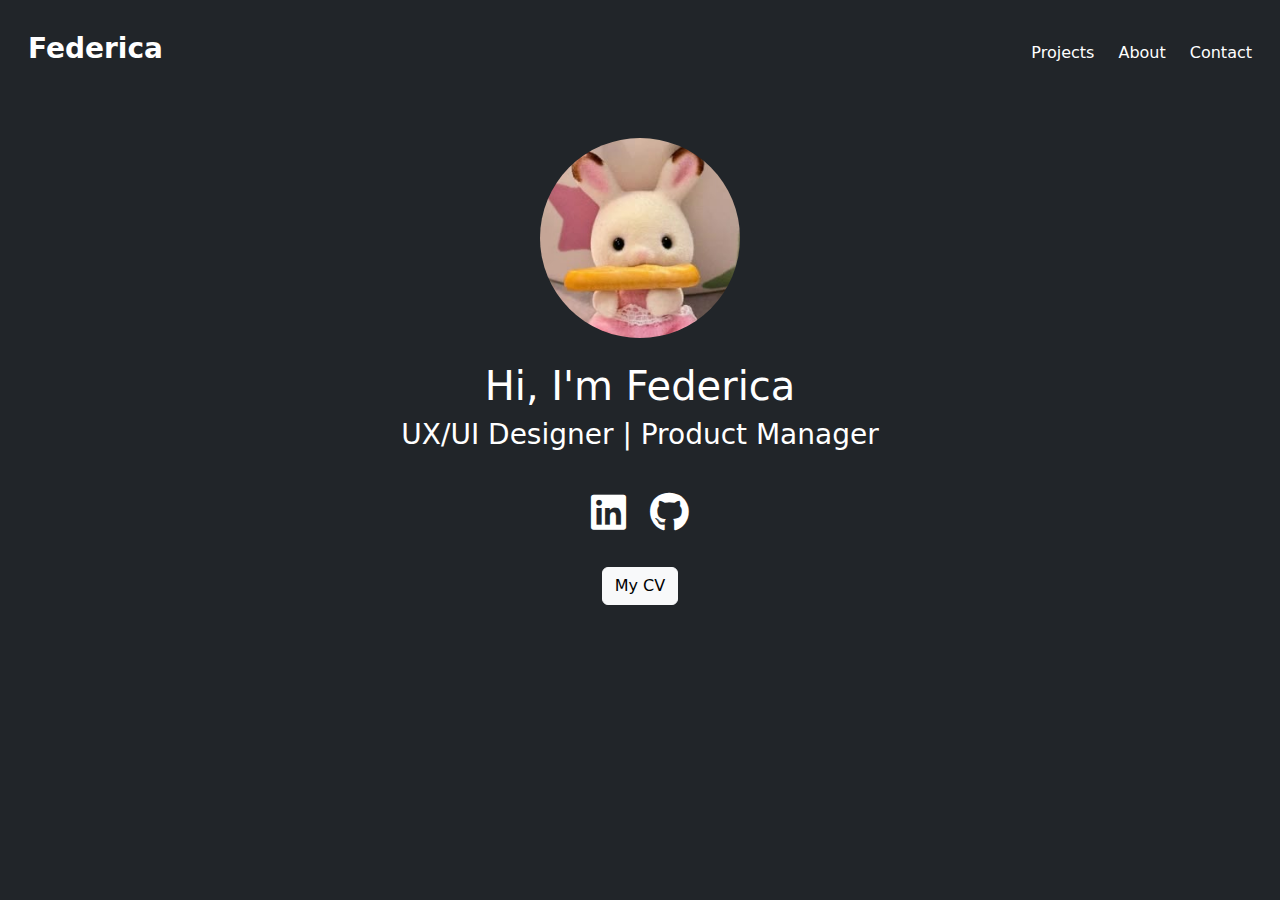
<file: index.html>
<!DOCTYPE html>
<html lang="en">
<head>
  <meta charset="UTF-8" />
  <meta name="viewport" content="width=device-width, initial-scale=1.0" />
  <title>Portfolio Website</title>
  <link rel="stylesheet" href="/style.css" />
  <link rel="stylesheet" href="https://cdnjs.cloudflare.com/ajax/libs/font-awesome/6.5.2/css/all.min.css" />
  <link href="https://cdn.jsdelivr.net/npm/bootstrap@5.3.3/dist/css/bootstrap.min.css" rel="stylesheet">
</head>
<body class="bg-dark text-white">

  <!-- Navbar -->
  <header class="text-center py-3">
    <header class="py-3">
        <div class="container-fluid d-flex justify-content-between align-items-center">
         
          <a href="#home" class="h3 text-white text-decoration-none fw-bold ms-3">Federica</a>

          <nav>
            <div class="d-flex justify-content-center gap-4 flex-wrap me-3">
              <a href="#" class="text-white text-decoration-none">Projects</a>
              <a href="#" class="text-white text-decoration-none">About</a>
              <a href="#" class="text-white text-decoration-none">Contact</a>
            </div>
          </nav>
        </div>
      </header>

  <!-- Home Section -->
  <section class="d-flex flex-column align-items-center text-center py-5">
    <div class="home_img mb-4">
      <img src="/assets/website pfp.jpg" alt="Profile" class="rounded-circle" style="width: 200px; height: 200px; object-fit: cover;" />
    </div>

    <div class="home_content mb-4">
      <h1>Hi, I'm Federica</h1>
      <h3 class="typing_text">UX/UI Designer | Product Manager</h3>
    </div>

    <div class="social_icons d-flex gap-4 mb-3">
      <a href="https://www.linkedin.com/in/federicaziaco/" class="text-white fs-1"><i class="fa-brands fa-linkedin"></i></a>
      <a href="https://github.com/feffyx" class="text-white fs-1"><i class="fa-brands fa-github"></i></a>
    </div>

    <a href="/assets/federica_ziaco_updated_cv_11:04:2025.pdf" class="btn btn-light mt-2">My CV</a>
  </section>

</body>
</html>
</file>
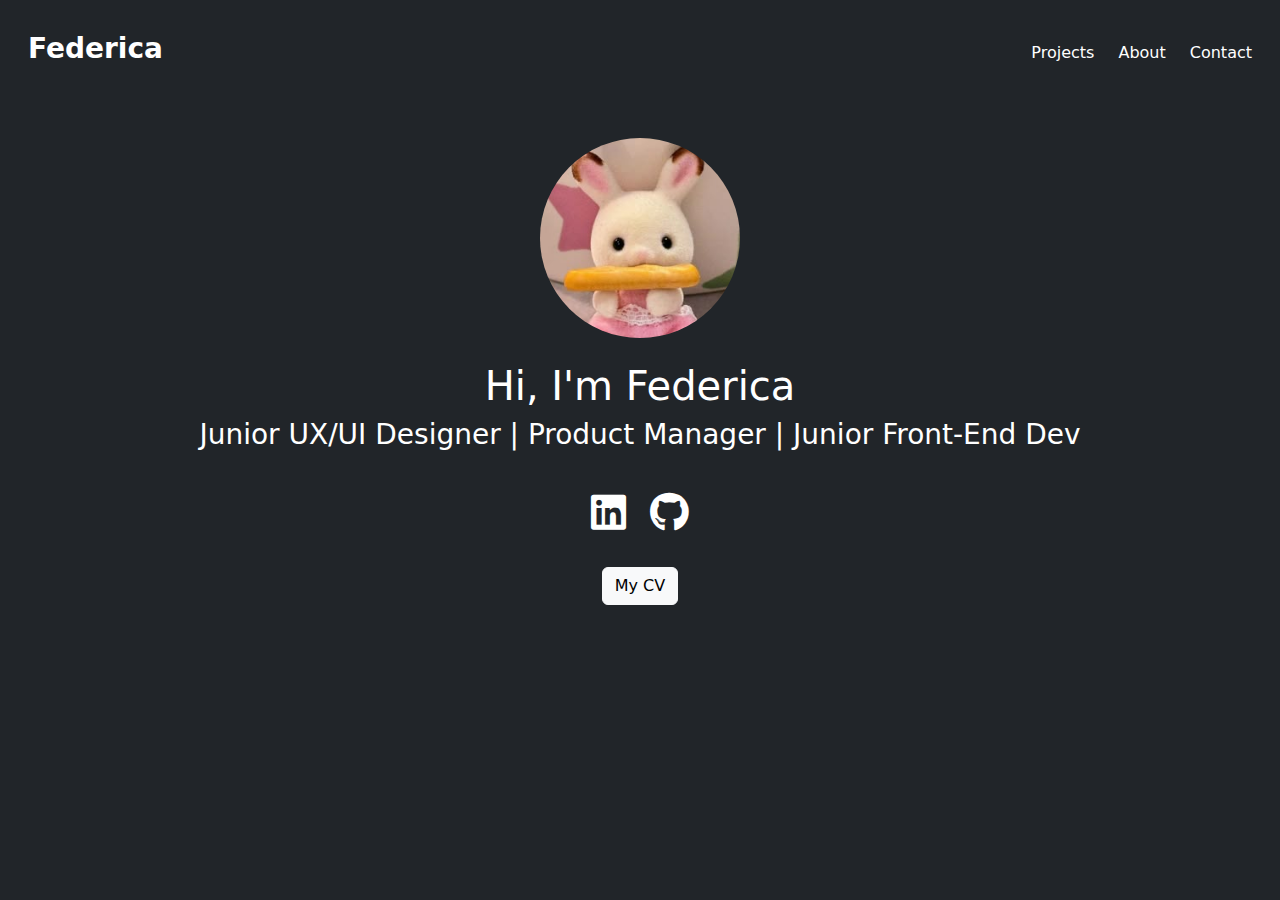
<file: home.html>
<!DOCTYPE html>
<html lang="en">
<head>
  <meta charset="UTF-8" />
  <meta name="viewport" content="width=device-width, initial-scale=1.0" />
  <title>Home</title>
  <link rel="stylesheet" href="/style.css" />
  <link rel="stylesheet" href="https://cdnjs.cloudflare.com/ajax/libs/font-awesome/6.5.2/css/all.min.css" />
  <link href="https://cdn.jsdelivr.net/npm/bootstrap@5.3.3/dist/css/bootstrap.min.css" rel="stylesheet">
</head>
<body class="bg-dark text-white">

  <!-- Navbar -->
  <header class="text-center py-3">
    <header class="py-3">
        <div class="container-fluid d-flex justify-content-between align-items-center">
         
          <a href="/home.html" class="h3 text-white text-decoration-none fw-bold ms-3">Federica</a>

          <nav>
            <div class="d-flex justify-content-center gap-4 flex-wrap me-3">
              <a href="/projects.html" class="text-white text-decoration-none">Projects</a>
              <a href="/about.html" class="text-white text-decoration-none">About</a>
              <a href="/contact.html" class="text-white text-decoration-none">Contact</a>
            </div>
          </nav>
        </div>
      </header>

  <!-- Home Section -->
  <section class="d-flex flex-column align-items-center text-center py-5">
    <div class="home_img mb-4">
      <img src="/assets/website pfp.jpg" alt="Profile" class="rounded-circle" style="width: 200px; height: 200px; object-fit: cover;" />
    </div>

    <div class="home_content mb-4">
      <h1>Hi, I'm Federica</h1>
      <h3 class="typing_text">Junior UX/UI Designer | Product Manager | Junior Front-End Dev
      </h3>
    </div>

    <div class="social_icons d-flex gap-4 mb-3">
      <a href="https://www.linkedin.com/in/federicaziaco/" class="text-white fs-1"><i class="fa-brands fa-linkedin"></i></a>
      <a href="https://github.com/feffyx" class="text-white fs-1"><i class="fa-brands fa-github"></i></a>
    </div>

    <a href="/assets/federica_ziaco_updated_cv_11:04:2025.pdf" class="btn btn-light mt-2">My CV</a>
  </section>

</body>
</html>
</file>
<file: style.css>
@font-face {
    font-family: 'SF Pro';
    src: url('fonts/SF-Pro-Display.woff2') format('woff2'),
         url('fonts/SF-Pro-Display.woff') format('woff');
    font-weight: normal;
    font-style: normal;
}

body {
    font-family: 'SF Pro', -apple-system, BlinkMacSystemFont, sans-serif;
}

*{
    margin: 0;
    padding: 0;
    box-sizing: border-box;
    border: none;
    outline: none; 
}
</file>
